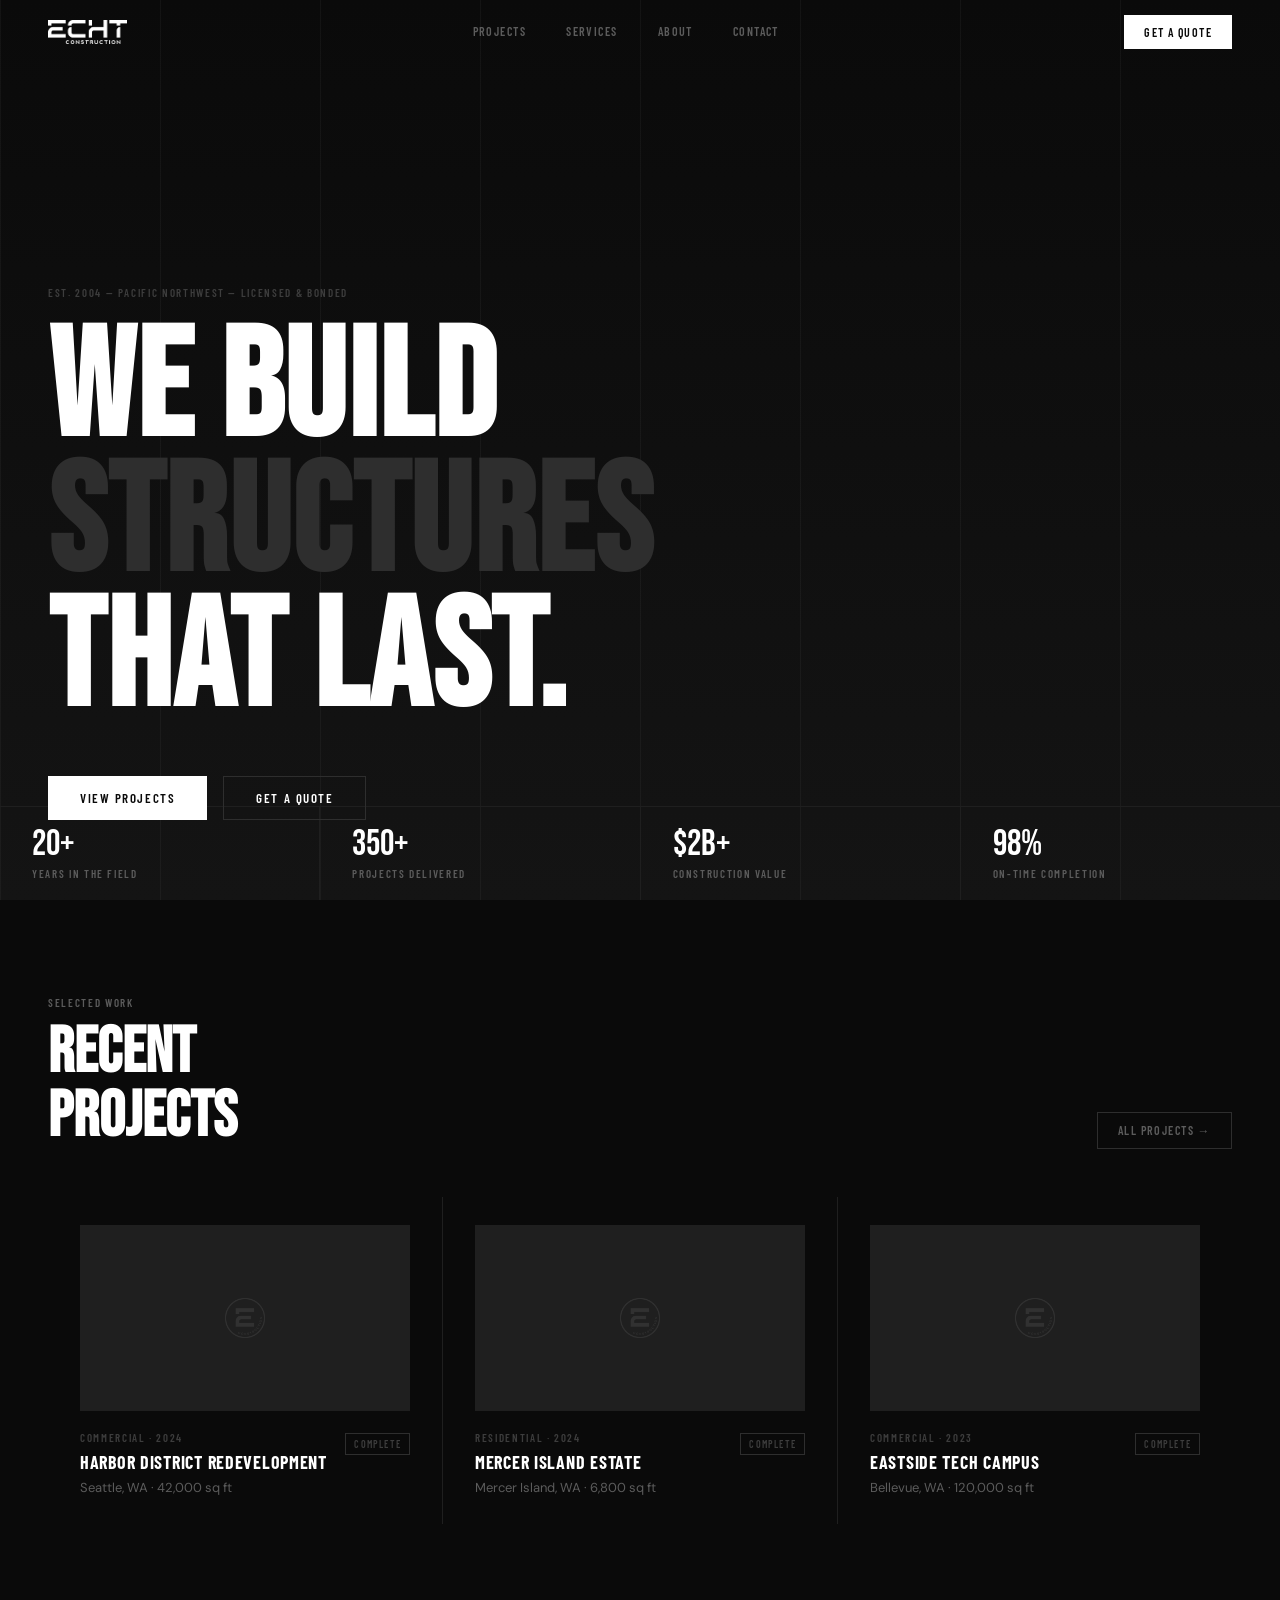
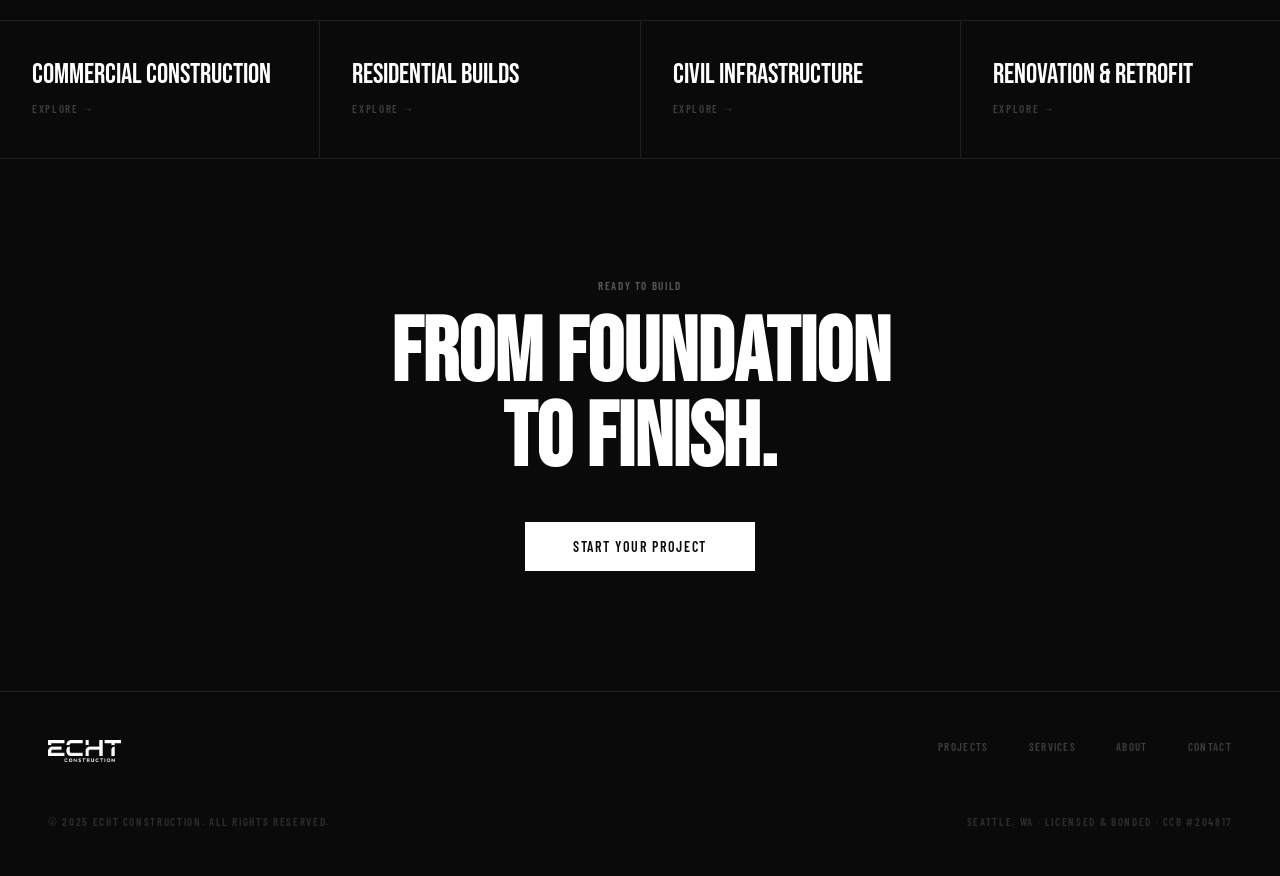
<file: index.html>
<!DOCTYPE html>
<html lang="en">
<head>
  <meta charset="UTF-8">
  <meta name="viewport" content="width=device-width, initial-scale=1.0">
  <title>Echt Construction — We Build Structures That Last</title>
  <meta name="description" content="Echt Construction delivers commercial, residential, and civil infrastructure projects across the Pacific Northwest. Est. 2004.">
  <link rel="preconnect" href="https://fonts.googleapis.com">
  <link rel="preconnect" href="https://fonts.gstatic.com" crossorigin>
  <link rel="stylesheet" href="css/styles.css">
</head>
<body data-page="home">

  <!-- NAV -->
  <nav class="nav" id="nav">
    <a href="index.html" aria-label="Echt Construction home">
      <img src="assets/logo-black-bg.png" alt="Echt Construction" class="nav__logo">
    </a>
    <ul class="nav__links" id="nav-links">
      <li><a href="projects.html" class="nav__link" data-page="projects">Projects</a></li>
      <li><a href="services.html" class="nav__link" data-page="services">Services</a></li>
      <li><a href="about.html"    class="nav__link" data-page="about">About</a></li>
      <li><a href="contact.html"  class="nav__link" data-page="contact">Contact</a></li>
    </ul>
    <a href="contact.html" class="nav__cta">Get a Quote</a>
    <button class="nav__burger" id="nav-burger" aria-label="Toggle menu" aria-expanded="false">
      <span></span><span></span><span></span>
    </button>
  </nav>

  <!-- HERO -->
  <section class="hero">
    <div class="hero__grid" aria-hidden="true"></div>
    <div class="hero__content">
      <span class="label hero__eyebrow">Est. 2004 &mdash; Pacific Northwest &mdash; Licensed &amp; Bonded</span>
      <h1 class="hero__headline">
        We Build<br>
        <span class="hero__headline-dim">Structures</span><br>
        That Last.
      </h1>
      <div class="hero__actions">
        <a href="projects.html" class="btn-primary">View Projects</a>
        <a href="contact.html" class="btn-secondary">Get a Quote</a>
      </div>
    </div>
    <div class="hero__stats" aria-label="Company stats">
      <div class="hero__stat">
        <div class="hero__stat-num">20+</div>
        <span class="label hero__stat-label">Years in the field</span>
      </div>
      <div class="hero__stat">
        <div class="hero__stat-num">350+</div>
        <span class="label hero__stat-label">Projects delivered</span>
      </div>
      <div class="hero__stat">
        <div class="hero__stat-num">$2B+</div>
        <span class="label hero__stat-label">Construction value</span>
      </div>
      <div class="hero__stat">
        <div class="hero__stat-num">98%</div>
        <span class="label hero__stat-label">On-time completion</span>
      </div>
    </div>
  </section>

  <!-- FEATURED PROJECTS -->
  <section class="section">
    <div class="section__header">
      <div>
        <span class="label section__eyebrow">Selected Work</span>
        <h2 class="section__title">Recent<br>Projects</h2>
      </div>
      <a href="projects.html" class="btn-outline">All Projects &rarr;</a>
    </div>

    <div class="projects-grid">

      <div class="project-card">
        <div class="project-card__img" aria-hidden="true">
          <div class="project-card__img-hatch"></div>
          <div class="project-card__img-icon"><img src="assets/icon-black-bg.png" alt=""></div>
        </div>
        <div class="project-card__meta">
          <div>
            <span class="label project-card__type">Commercial &middot; 2024</span>
            <div class="project-card__title">Harbor District Redevelopment</div>
            <div class="project-card__location">Seattle, WA &middot; 42,000 sq ft</div>
          </div>
          <span class="project-card__status">Complete</span>
        </div>
      </div>

      <div class="project-card">
        <div class="project-card__img" aria-hidden="true">
          <div class="project-card__img-hatch"></div>
          <div class="project-card__img-icon"><img src="assets/icon-black-bg.png" alt=""></div>
        </div>
        <div class="project-card__meta">
          <div>
            <span class="label project-card__type">Residential &middot; 2024</span>
            <div class="project-card__title">Mercer Island Estate</div>
            <div class="project-card__location">Mercer Island, WA &middot; 6,800 sq ft</div>
          </div>
          <span class="project-card__status">Complete</span>
        </div>
      </div>

      <div class="project-card">
        <div class="project-card__img" aria-hidden="true">
          <div class="project-card__img-hatch"></div>
          <div class="project-card__img-icon"><img src="assets/icon-black-bg.png" alt=""></div>
        </div>
        <div class="project-card__meta">
          <div>
            <span class="label project-card__type">Commercial &middot; 2023</span>
            <div class="project-card__title">Eastside Tech Campus</div>
            <div class="project-card__location">Bellevue, WA &middot; 120,000 sq ft</div>
          </div>
          <span class="project-card__status">Complete</span>
        </div>
      </div>

    </div>
  </section>

  <!-- SERVICES STRIP -->
  <div class="services-strip">
    <a href="services.html" class="services-strip__item">
      <div class="services-strip__title">Commercial Construction</div>
      <span class="label" style="color:var(--g600)">Explore &rarr;</span>
    </a>
    <a href="services.html" class="services-strip__item">
      <div class="services-strip__title">Residential Builds</div>
      <span class="label" style="color:var(--g600)">Explore &rarr;</span>
    </a>
    <a href="services.html" class="services-strip__item">
      <div class="services-strip__title">Civil Infrastructure</div>
      <span class="label" style="color:var(--g600)">Explore &rarr;</span>
    </a>
    <a href="services.html" class="services-strip__item">
      <div class="services-strip__title">Renovation &amp; Retrofit</div>
      <span class="label" style="color:var(--g600)">Explore &rarr;</span>
    </a>
  </div>

  <!-- CTA BAND -->
  <section class="cta-band">
    <span class="label cta-band__eyebrow">Ready to Build</span>
    <h2 class="cta-band__headline">From Foundation<br>to Finish.</h2>
    <a href="contact.html" class="btn-primary" style="font-size:14px;padding:16px 48px;">Start Your Project</a>
  </section>

  <!-- FOOTER -->
  <footer class="footer">
    <div class="footer__top">
      <a href="index.html"><img src="assets/logo-black-bg.png" alt="Echt Construction" class="footer__logo"></a>
      <nav class="footer__links" aria-label="Footer navigation">
        <a href="projects.html" class="footer__link">Projects</a>
        <a href="services.html" class="footer__link">Services</a>
        <a href="about.html"    class="footer__link">About</a>
        <a href="contact.html"  class="footer__link">Contact</a>
      </nav>
    </div>
    <div class="footer__bottom">
      <span class="label" style="color:var(--g700)">&copy; 2025 Echt Construction. All rights reserved.</span>
      <span class="label" style="color:var(--g700)">Seattle, WA &middot; Licensed &amp; Bonded &middot; CCB #204817</span>
    </div>
  </footer>

  <script src="js/main.js"></script>
</body>
</html>
</file>
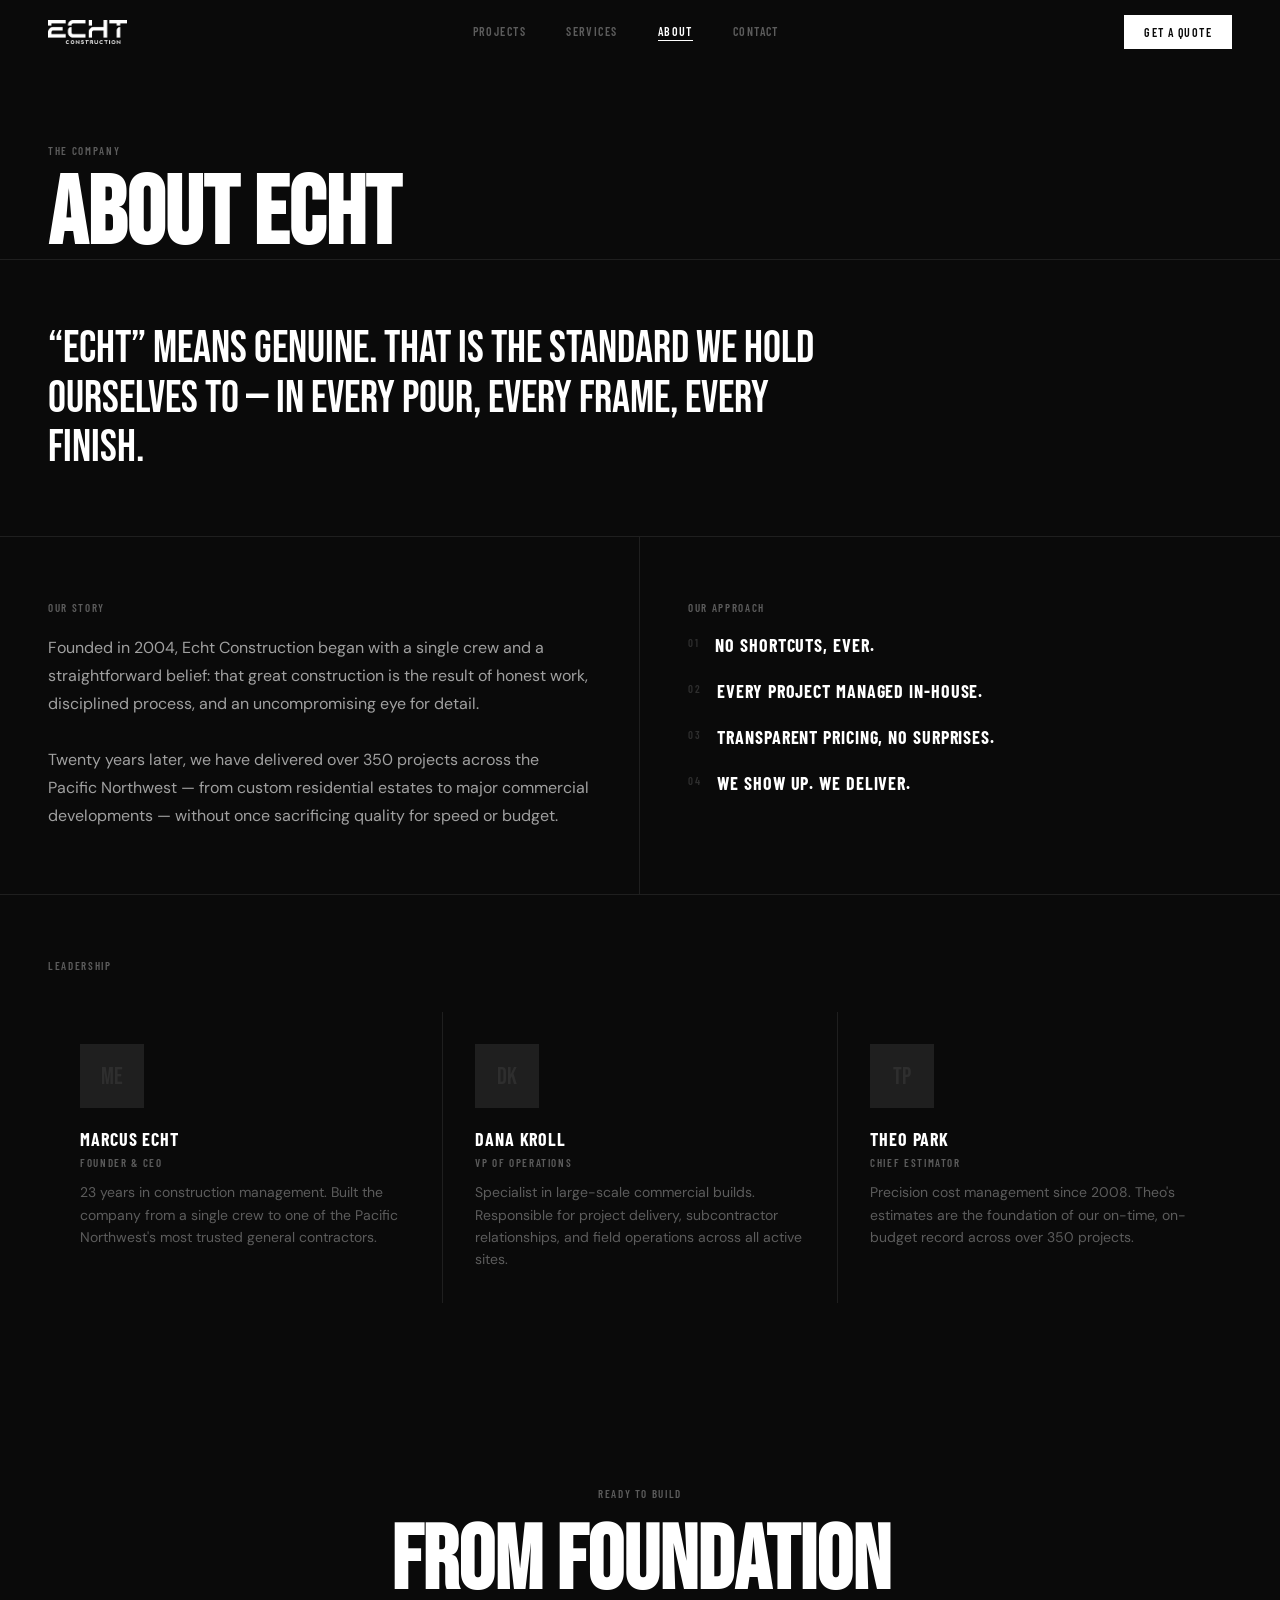
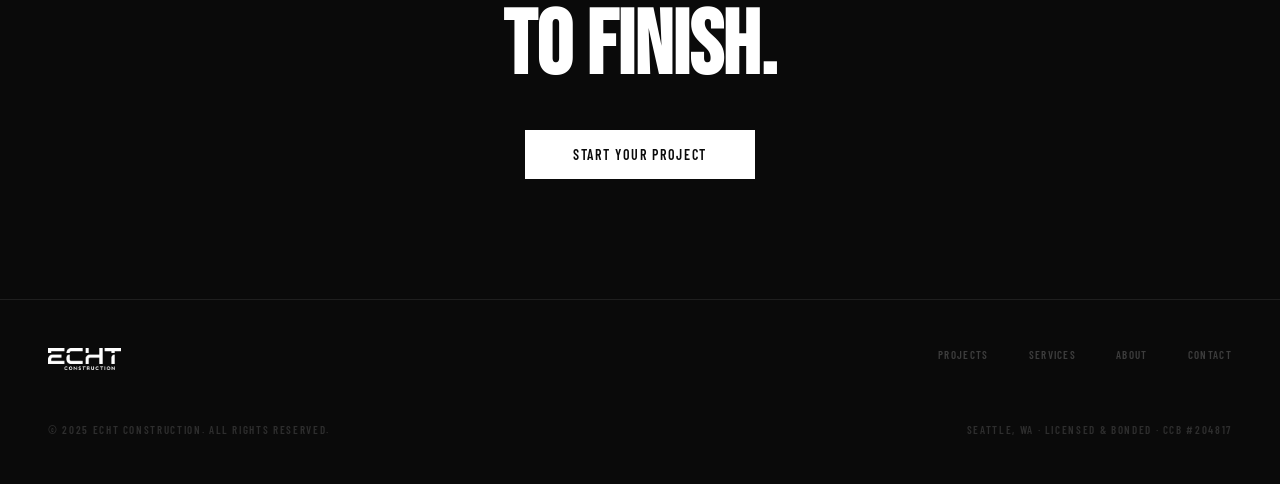
<file: about.html>
<!DOCTYPE html>
<html lang="en">
<head>
  <meta charset="UTF-8">
  <meta name="viewport" content="width=device-width, initial-scale=1.0">
  <title>About — Echt Construction</title>
  <meta name="description" content="Founded in 2004, Echt Construction has delivered over 350 projects across the Pacific Northwest without once sacrificing quality for speed or budget.">
  <link rel="preconnect" href="https://fonts.googleapis.com">
  <link rel="preconnect" href="https://fonts.gstatic.com" crossorigin>
  <link rel="stylesheet" href="css/styles.css">
</head>
<body data-page="about">

  <!-- NAV -->
  <nav class="nav" id="nav">
    <a href="index.html" aria-label="Echt Construction home">
      <img src="assets/logo-black-bg.png" alt="Echt Construction" class="nav__logo">
    </a>
    <ul class="nav__links" id="nav-links">
      <li><a href="projects.html" class="nav__link" data-page="projects">Projects</a></li>
      <li><a href="services.html" class="nav__link" data-page="services">Services</a></li>
      <li><a href="about.html"    class="nav__link" data-page="about">About</a></li>
      <li><a href="contact.html"  class="nav__link" data-page="contact">Contact</a></li>
    </ul>
    <a href="contact.html" class="nav__cta">Get a Quote</a>
    <button class="nav__burger" id="nav-burger" aria-label="Toggle menu" aria-expanded="false">
      <span></span><span></span><span></span>
    </button>
  </nav>

  <!-- PAGE HEADER -->
  <header class="page-header" style="padding-bottom:0">
    <span class="label page-header__eyebrow">The Company</span>
    <h1 class="page-header__title">About Echt</h1>
  </header>

  <!-- MISSION STATEMENT -->
  <div class="mission">
    <p class="mission__text">
      &ldquo;Echt&rdquo; means genuine. That is the standard we hold ourselves to &mdash; in every pour, every frame, every finish.
    </p>
  </div>

  <!-- TWO-COL: STORY + APPROACH -->
  <div class="about-cols">
    <div class="about-col">
      <span class="label about-col__eyebrow">Our Story</span>
      <p class="about-col__body">
        Founded in 2004, Echt Construction began with a single crew and a straightforward belief: that great construction is the result of honest work, disciplined process, and an uncompromising eye for detail.
        <br><br>
        Twenty years later, we have delivered over 350 projects across the Pacific Northwest &mdash; from custom residential estates to major commercial developments &mdash; without once sacrificing quality for speed or budget.
      </p>
    </div>
    <div class="about-col">
      <span class="label about-col__eyebrow">Our Approach</span>
      <div class="approach-list">
        <div class="approach-item">
          <span class="label approach-num">01</span>
          <div class="approach-text">No shortcuts, ever.</div>
        </div>
        <div class="approach-item">
          <span class="label approach-num">02</span>
          <div class="approach-text">Every project managed in-house.</div>
        </div>
        <div class="approach-item">
          <span class="label approach-num">03</span>
          <div class="approach-text">Transparent pricing, no surprises.</div>
        </div>
        <div class="approach-item">
          <span class="label approach-num">04</span>
          <div class="approach-text">We show up. We deliver.</div>
        </div>
      </div>
    </div>
  </div>

  <!-- LEADERSHIP -->
  <div class="leadership">
    <span class="label leadership__eyebrow">Leadership</span>
    <div class="leadership-grid">

      <div class="leader-card">
        <div class="leader-avatar" aria-hidden="true">ME</div>
        <div class="leader-name">Marcus Echt</div>
        <span class="label leader-role">Founder &amp; CEO</span>
        <p class="leader-bio">23 years in construction management. Built the company from a single crew to one of the Pacific Northwest's most trusted general contractors.</p>
      </div>

      <div class="leader-card">
        <div class="leader-avatar" aria-hidden="true">DK</div>
        <div class="leader-name">Dana Kroll</div>
        <span class="label leader-role">VP of Operations</span>
        <p class="leader-bio">Specialist in large-scale commercial builds. Responsible for project delivery, subcontractor relationships, and field operations across all active sites.</p>
      </div>

      <div class="leader-card">
        <div class="leader-avatar" aria-hidden="true">TP</div>
        <div class="leader-name">Theo Park</div>
        <span class="label leader-role">Chief Estimator</span>
        <p class="leader-bio">Precision cost management since 2008. Theo's estimates are the foundation of our on-time, on-budget record across over 350 projects.</p>
      </div>

    </div>
  </div>

  <!-- CTA BAND -->
  <section class="cta-band">
    <span class="label cta-band__eyebrow">Ready to Build</span>
    <h2 class="cta-band__headline">From Foundation<br>to Finish.</h2>
    <a href="contact.html" class="btn-primary" style="font-size:14px;padding:16px 48px;">Start Your Project</a>
  </section>

  <!-- FOOTER -->
  <footer class="footer">
    <div class="footer__top">
      <a href="index.html"><img src="assets/logo-black-bg.png" alt="Echt Construction" class="footer__logo"></a>
      <nav class="footer__links" aria-label="Footer navigation">
        <a href="projects.html" class="footer__link">Projects</a>
        <a href="services.html" class="footer__link">Services</a>
        <a href="about.html"    class="footer__link">About</a>
        <a href="contact.html"  class="footer__link">Contact</a>
      </nav>
    </div>
    <div class="footer__bottom">
      <span class="label" style="color:var(--g700)">&copy; 2025 Echt Construction. All rights reserved.</span>
      <span class="label" style="color:var(--g700)">Seattle, WA &middot; Licensed &amp; Bonded &middot; CCB #204817</span>
    </div>
  </footer>

  <script src="js/main.js"></script>
</body>
</html>
</file>
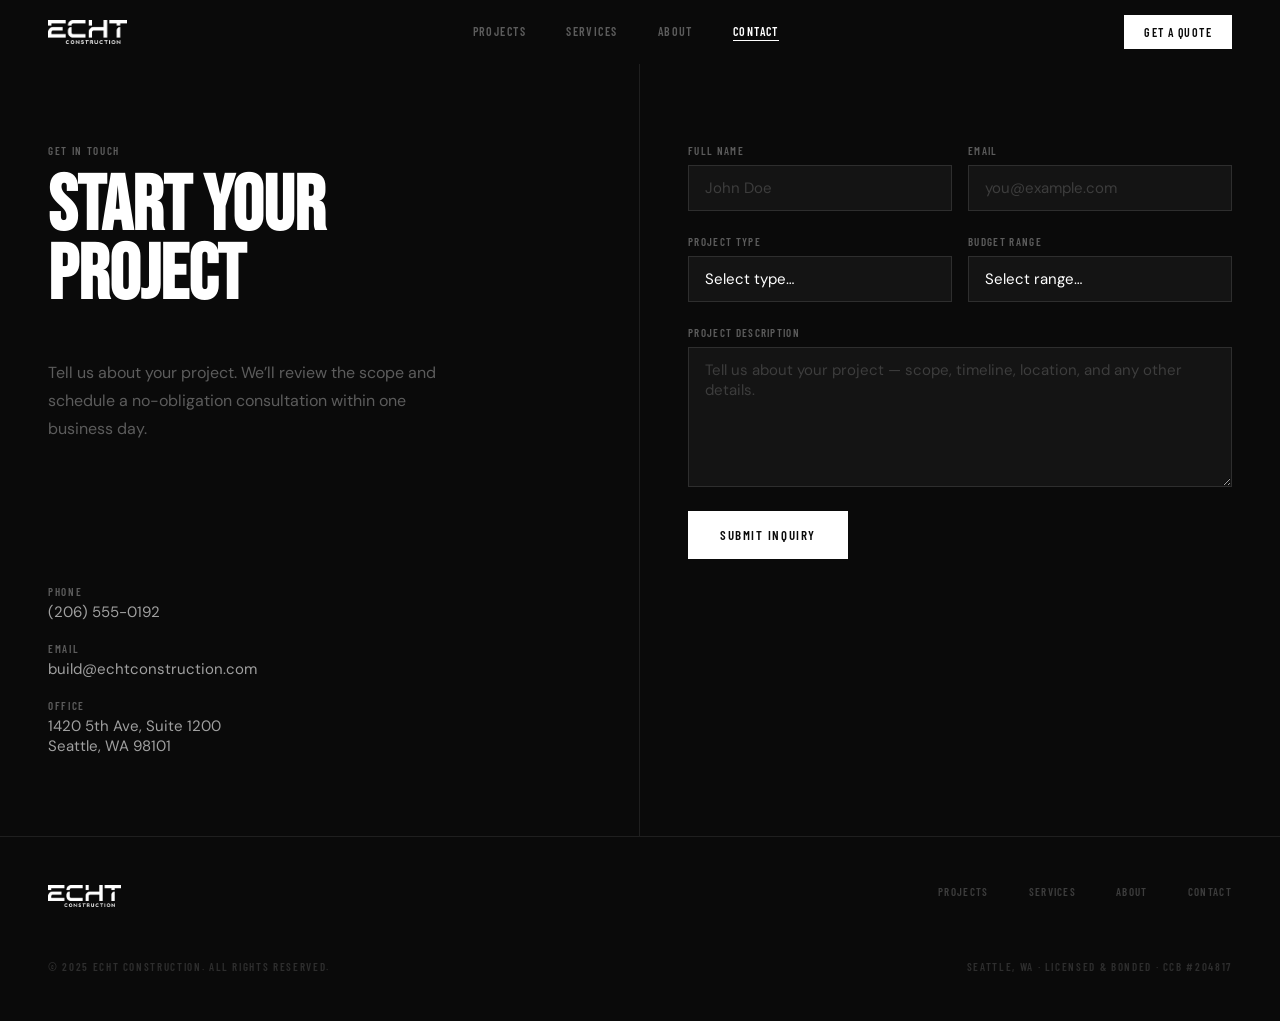
<file: contact.html>
<!DOCTYPE html>
<html lang="en">
<head>
  <meta charset="UTF-8">
  <meta name="viewport" content="width=device-width, initial-scale=1.0">
  <title>Contact — Echt Construction</title>
  <meta name="description" content="Start your project with Echt Construction. Contact us for a no-obligation consultation — we'll respond within one business day.">
  <link rel="preconnect" href="https://fonts.googleapis.com">
  <link rel="preconnect" href="https://fonts.gstatic.com" crossorigin>
  <link rel="stylesheet" href="css/styles.css">
</head>
<body data-page="contact">

  <!-- NAV -->
  <nav class="nav scrolled" id="nav">
    <a href="index.html" aria-label="Echt Construction home">
      <img src="assets/logo-black-bg.png" alt="Echt Construction" class="nav__logo">
    </a>
    <ul class="nav__links" id="nav-links">
      <li><a href="projects.html" class="nav__link" data-page="projects">Projects</a></li>
      <li><a href="services.html" class="nav__link" data-page="services">Services</a></li>
      <li><a href="about.html"    class="nav__link" data-page="about">About</a></li>
      <li><a href="contact.html"  class="nav__link" data-page="contact">Contact</a></li>
    </ul>
    <a href="contact.html" class="nav__cta">Get a Quote</a>
    <button class="nav__burger" id="nav-burger" aria-label="Toggle menu" aria-expanded="false">
      <span></span><span></span><span></span>
    </button>
  </nav>

  <!-- FORM SUCCESS STATE (hidden until submit) -->
  <div class="form-success" id="form-success" role="alert" aria-live="polite">
    <div class="form-success__headline">Message<br>Received.</div>
    <span class="label" style="color:var(--g600)">We&rsquo;ll be in touch within 1 business day.</span>
  </div>

  <!-- CONTACT LAYOUT -->
  <div class="contact-layout" id="contact-form-wrap" style="padding-top:64px;">

    <!-- INFO PANEL -->
    <div class="contact-info">
      <div>
        <span class="label" style="display:block;margin-bottom:16px;">Get in Touch</span>
        <h1 class="contact-info__headline">Start Your<br>Project</h1>
        <p class="contact-info__desc">
          Tell us about your project. We&rsquo;ll review the scope and schedule a no-obligation consultation within one business day.
        </p>
      </div>
      <div class="contact-details">
        <div>
          <span class="label contact-detail__label">Phone</span>
          <div class="contact-detail__value">(206) 555-0192</div>
        </div>
        <div>
          <span class="label contact-detail__label">Email</span>
          <div class="contact-detail__value">build@echtconstruction.com</div>
        </div>
        <div>
          <span class="label contact-detail__label">Office</span>
          <div class="contact-detail__value">1420 5th Ave, Suite 1200
Seattle, WA 98101</div>
        </div>
      </div>
    </div>

    <!-- FORM PANEL -->
    <!--
      To enable real form submissions on Netlify, add:
        data-netlify="true" name="contact"
      to the <form> element below. Netlify will handle delivery automatically.
    -->
    <form class="contact-form-wrap" id="contact-form" action="#" method="post" novalidate>

      <div class="form-row">
        <div class="form-field">
          <label class="form-label" for="name">Full Name</label>
          <input class="form-input" id="name" name="name" type="text" placeholder="John Doe" required>
        </div>
        <div class="form-field">
          <label class="form-label" for="email">Email</label>
          <input class="form-input" id="email" name="email" type="email" placeholder="you@example.com" required>
        </div>
      </div>

      <div class="form-row">
        <div class="form-field">
          <label class="form-label" for="project-type">Project Type</label>
          <select class="form-input" id="project-type" name="project_type">
            <option value="">Select type&hellip;</option>
            <option>Commercial</option>
            <option>Residential</option>
            <option>Civil</option>
            <option>Renovation</option>
          </select>
        </div>
        <div class="form-field">
          <label class="form-label" for="budget">Budget Range</label>
          <select class="form-input" id="budget" name="budget">
            <option value="">Select range&hellip;</option>
            <option>Under $500k</option>
            <option>$500k &ndash; $1M</option>
            <option>$1M &ndash; $5M</option>
            <option>$5M+</option>
          </select>
        </div>
      </div>

      <div class="form-field">
        <label class="form-label" for="message">Project Description</label>
        <textarea class="form-input" id="message" name="message"
          placeholder="Tell us about your project — scope, timeline, location, and any other details."></textarea>
      </div>

      <button type="submit" class="form-submit">Submit Inquiry</button>

    </form>
  </div>

  <!-- FOOTER -->
  <footer class="footer">
    <div class="footer__top">
      <a href="index.html"><img src="assets/logo-black-bg.png" alt="Echt Construction" class="footer__logo"></a>
      <nav class="footer__links" aria-label="Footer navigation">
        <a href="projects.html" class="footer__link">Projects</a>
        <a href="services.html" class="footer__link">Services</a>
        <a href="about.html"    class="footer__link">About</a>
        <a href="contact.html"  class="footer__link">Contact</a>
      </nav>
    </div>
    <div class="footer__bottom">
      <span class="label" style="color:var(--g700)">&copy; 2025 Echt Construction. All rights reserved.</span>
      <span class="label" style="color:var(--g700)">Seattle, WA &middot; Licensed &amp; Bonded &middot; CCB #204817</span>
    </div>
  </footer>

  <script src="js/main.js"></script>
  <script src="js/contact.js"></script>
</body>
</html>
</file>
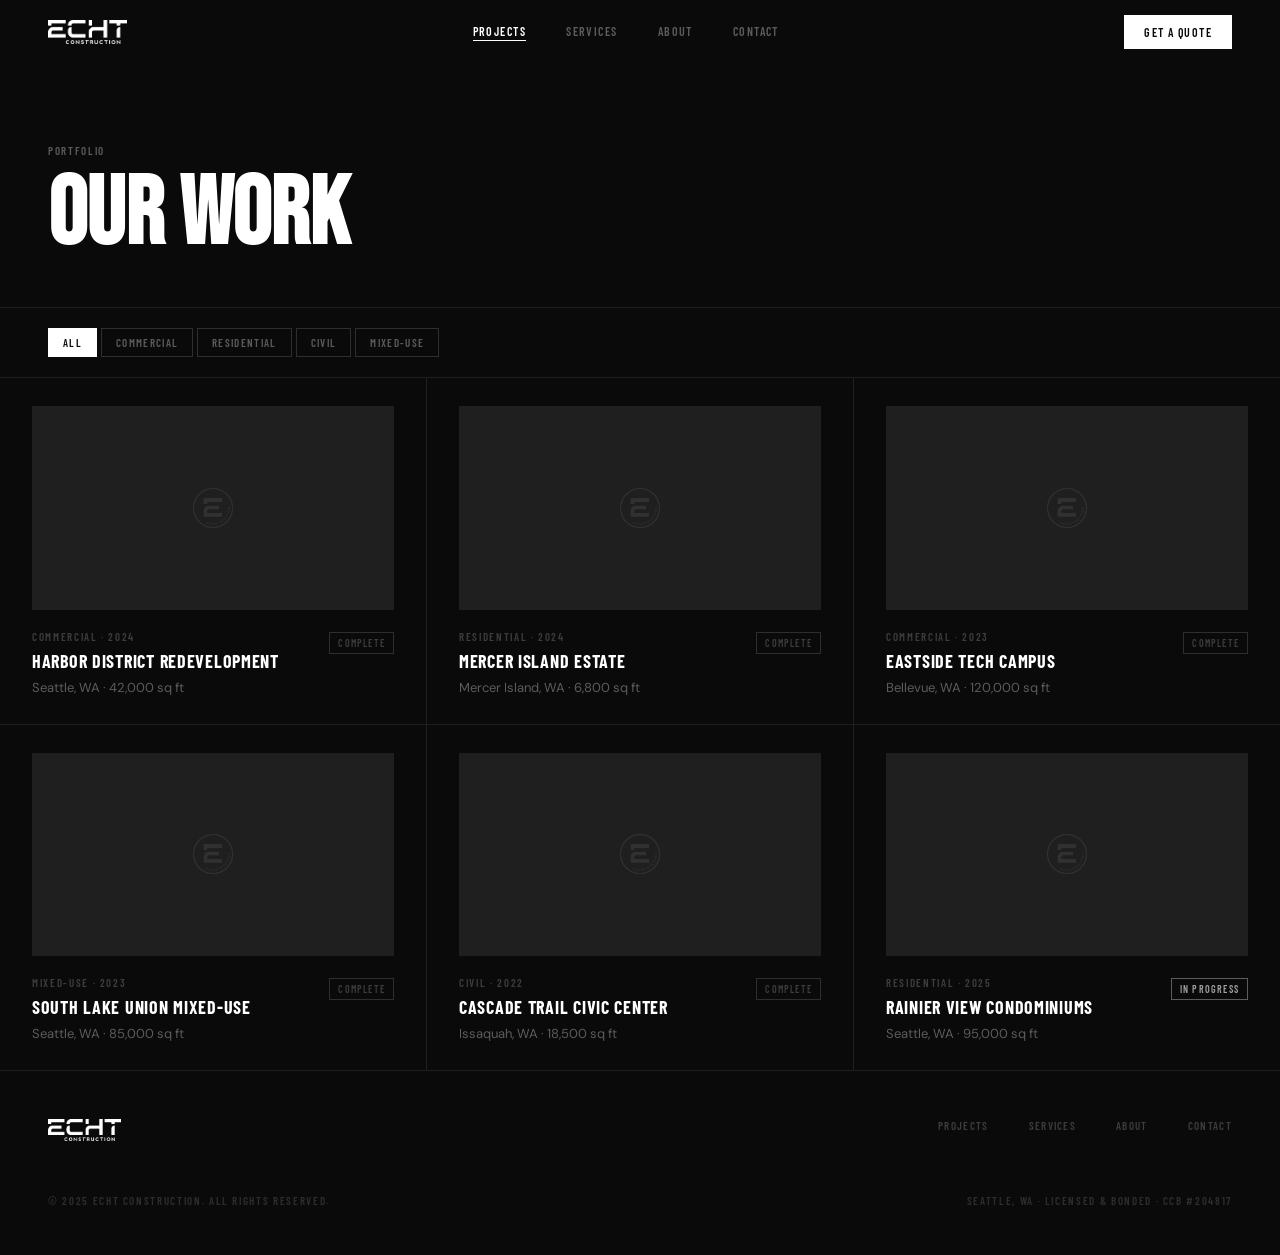
<file: projects.html>
<!DOCTYPE html>
<html lang="en">
<head>
  <meta charset="UTF-8">
  <meta name="viewport" content="width=device-width, initial-scale=1.0">
  <title>Projects — Echt Construction</title>
  <meta name="description" content="Browse Echt Construction's portfolio of commercial, residential, civil, and mixed-use projects across the Pacific Northwest.">
  <link rel="preconnect" href="https://fonts.googleapis.com">
  <link rel="preconnect" href="https://fonts.gstatic.com" crossorigin>
  <link rel="stylesheet" href="css/styles.css">
</head>
<body data-page="projects">

  <!-- NAV -->
  <nav class="nav" id="nav">
    <a href="index.html" aria-label="Echt Construction home">
      <img src="assets/logo-black-bg.png" alt="Echt Construction" class="nav__logo">
    </a>
    <ul class="nav__links" id="nav-links">
      <li><a href="projects.html" class="nav__link" data-page="projects">Projects</a></li>
      <li><a href="services.html" class="nav__link" data-page="services">Services</a></li>
      <li><a href="about.html"    class="nav__link" data-page="about">About</a></li>
      <li><a href="contact.html"  class="nav__link" data-page="contact">Contact</a></li>
    </ul>
    <a href="contact.html" class="nav__cta">Get a Quote</a>
    <button class="nav__burger" id="nav-burger" aria-label="Toggle menu" aria-expanded="false">
      <span></span><span></span><span></span>
    </button>
  </nav>

  <!-- PAGE HEADER -->
  <header class="page-header">
    <span class="label page-header__eyebrow">Portfolio</span>
    <h1 class="page-header__title">Our Work</h1>
  </header>

  <div class="rule"></div>

  <!-- FILTER BAR -->
  <div class="filter-bar" role="group" aria-label="Filter projects">
    <button class="filter-btn active" data-filter="all">All</button>
    <button class="filter-btn" data-filter="Commercial">Commercial</button>
    <button class="filter-btn" data-filter="Residential">Residential</button>
    <button class="filter-btn" data-filter="Civil">Civil</button>
    <button class="filter-btn" data-filter="Mixed-Use">Mixed-Use</button>
  </div>

  <!-- PROJECTS GRID -->
  <div class="projects-grid" id="projects-grid">

    <div class="project-card" data-type="Commercial">
      <div class="project-card__img" aria-hidden="true">
        <div class="project-card__img-hatch"></div>
        <div class="project-card__img-icon"><img src="assets/icon-black-bg.png" alt=""></div>
      </div>
      <div class="project-card__meta">
        <div>
          <span class="label project-card__type">Commercial &middot; 2024</span>
          <div class="project-card__title">Harbor District Redevelopment</div>
          <div class="project-card__location">Seattle, WA &middot; 42,000 sq ft</div>
        </div>
        <span class="project-card__status">Complete</span>
      </div>
    </div>

    <div class="project-card" data-type="Residential">
      <div class="project-card__img" aria-hidden="true">
        <div class="project-card__img-hatch"></div>
        <div class="project-card__img-icon"><img src="assets/icon-black-bg.png" alt=""></div>
      </div>
      <div class="project-card__meta">
        <div>
          <span class="label project-card__type">Residential &middot; 2024</span>
          <div class="project-card__title">Mercer Island Estate</div>
          <div class="project-card__location">Mercer Island, WA &middot; 6,800 sq ft</div>
        </div>
        <span class="project-card__status">Complete</span>
      </div>
    </div>

    <div class="project-card" data-type="Commercial">
      <div class="project-card__img" aria-hidden="true">
        <div class="project-card__img-hatch"></div>
        <div class="project-card__img-icon"><img src="assets/icon-black-bg.png" alt=""></div>
      </div>
      <div class="project-card__meta">
        <div>
          <span class="label project-card__type">Commercial &middot; 2023</span>
          <div class="project-card__title">Eastside Tech Campus</div>
          <div class="project-card__location">Bellevue, WA &middot; 120,000 sq ft</div>
        </div>
        <span class="project-card__status">Complete</span>
      </div>
    </div>

    <div class="project-card" data-type="Mixed-Use">
      <div class="project-card__img" aria-hidden="true">
        <div class="project-card__img-hatch"></div>
        <div class="project-card__img-icon"><img src="assets/icon-black-bg.png" alt=""></div>
      </div>
      <div class="project-card__meta">
        <div>
          <span class="label project-card__type">Mixed-Use &middot; 2023</span>
          <div class="project-card__title">South Lake Union Mixed-Use</div>
          <div class="project-card__location">Seattle, WA &middot; 85,000 sq ft</div>
        </div>
        <span class="project-card__status">Complete</span>
      </div>
    </div>

    <div class="project-card" data-type="Civil">
      <div class="project-card__img" aria-hidden="true">
        <div class="project-card__img-hatch"></div>
        <div class="project-card__img-icon"><img src="assets/icon-black-bg.png" alt=""></div>
      </div>
      <div class="project-card__meta">
        <div>
          <span class="label project-card__type">Civil &middot; 2022</span>
          <div class="project-card__title">Cascade Trail Civic Center</div>
          <div class="project-card__location">Issaquah, WA &middot; 18,500 sq ft</div>
        </div>
        <span class="project-card__status">Complete</span>
      </div>
    </div>

    <div class="project-card" data-type="Residential">
      <div class="project-card__img" aria-hidden="true">
        <div class="project-card__img-hatch"></div>
        <div class="project-card__img-icon"><img src="assets/icon-black-bg.png" alt=""></div>
      </div>
      <div class="project-card__meta">
        <div>
          <span class="label project-card__type">Residential &middot; 2025</span>
          <div class="project-card__title">Rainier View Condominiums</div>
          <div class="project-card__location">Seattle, WA &middot; 95,000 sq ft</div>
        </div>
        <span class="project-card__status project-card__status--active">In Progress</span>
      </div>
    </div>

  </div>

  <!-- FOOTER -->
  <footer class="footer">
    <div class="footer__top">
      <a href="index.html"><img src="assets/logo-black-bg.png" alt="Echt Construction" class="footer__logo"></a>
      <nav class="footer__links" aria-label="Footer navigation">
        <a href="projects.html" class="footer__link">Projects</a>
        <a href="services.html" class="footer__link">Services</a>
        <a href="about.html"    class="footer__link">About</a>
        <a href="contact.html"  class="footer__link">Contact</a>
      </nav>
    </div>
    <div class="footer__bottom">
      <span class="label" style="color:var(--g700)">&copy; 2025 Echt Construction. All rights reserved.</span>
      <span class="label" style="color:var(--g700)">Seattle, WA &middot; Licensed &amp; Bonded &middot; CCB #204817</span>
    </div>
  </footer>

  <script src="js/main.js"></script>
  <script src="js/projects.js"></script>
</body>
</html>
</file>
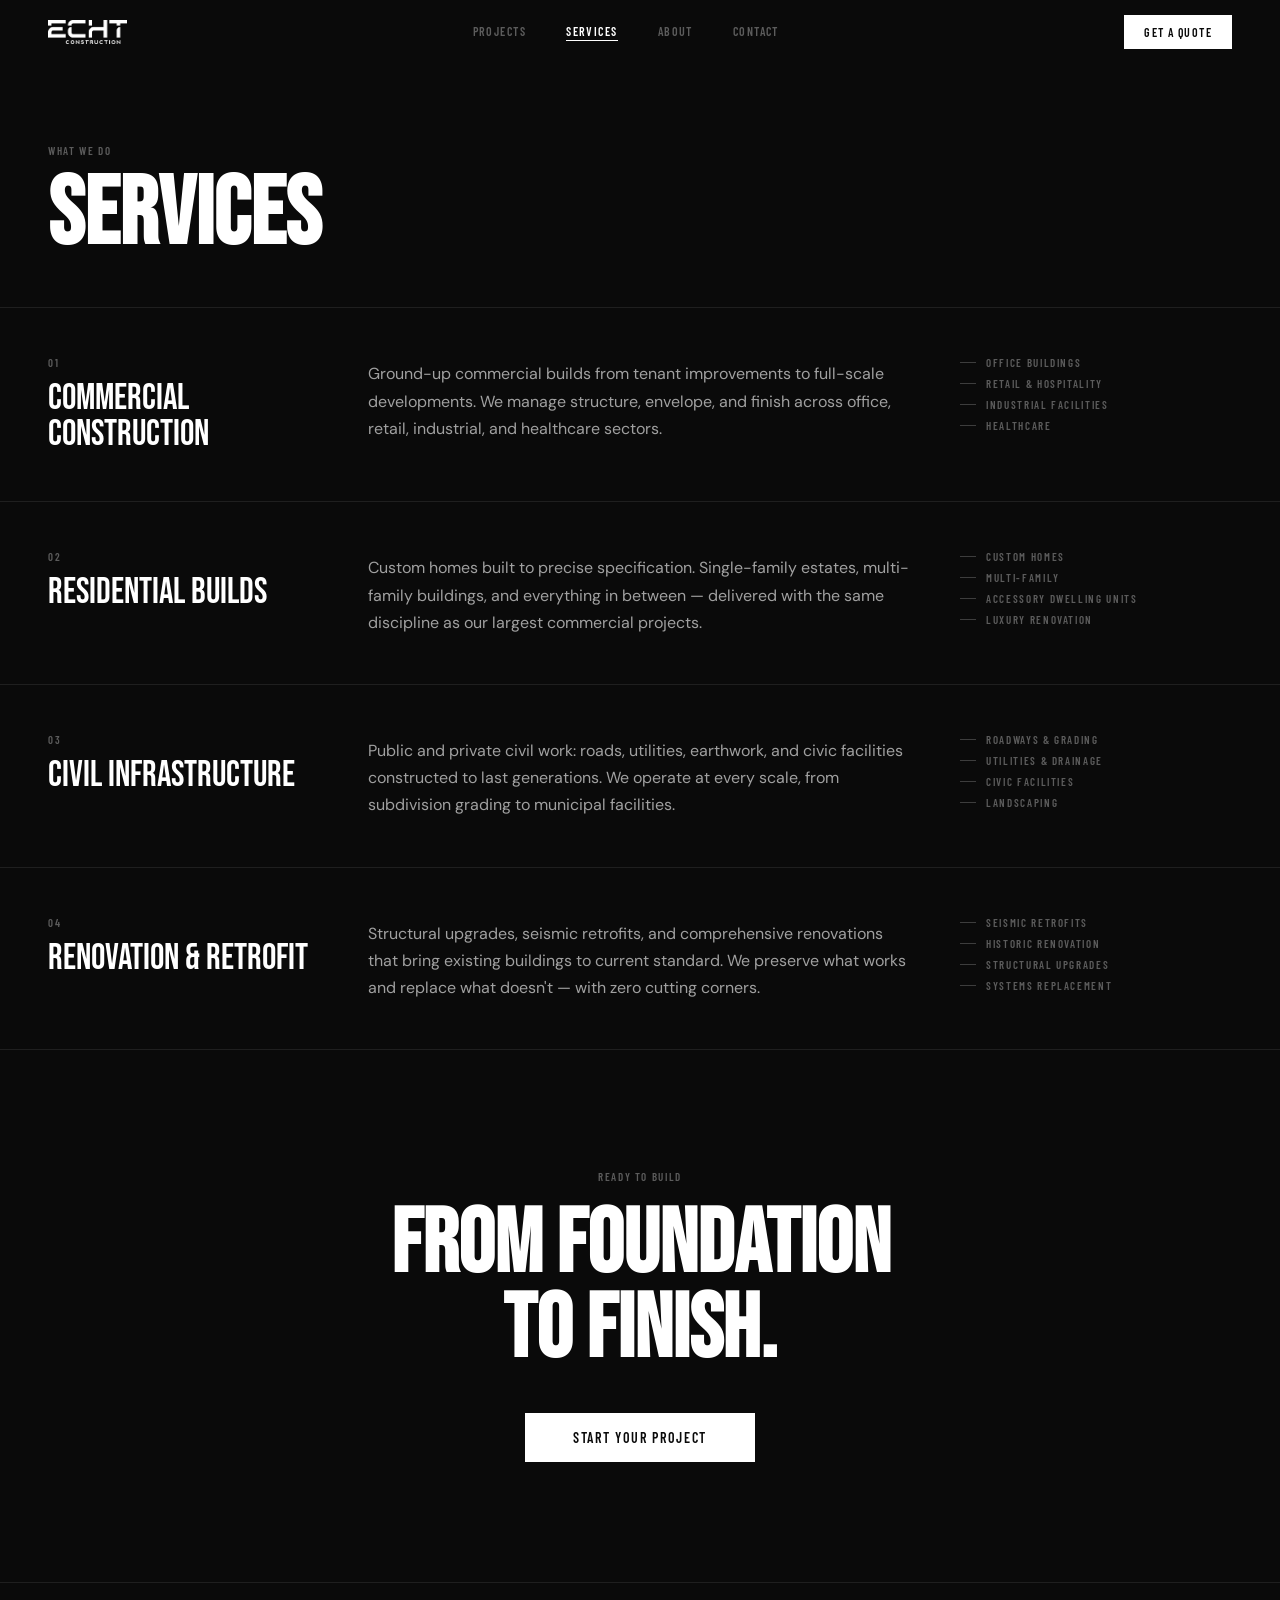
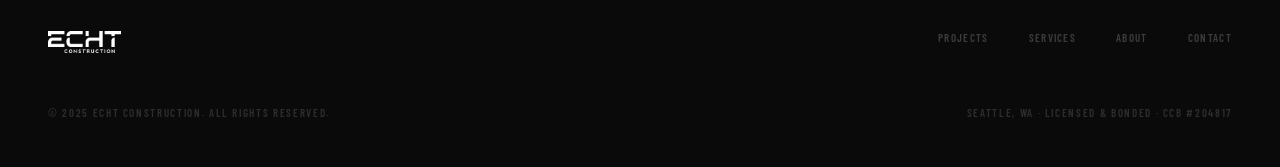
<file: services.html>
<!DOCTYPE html>
<html lang="en">
<head>
  <meta charset="UTF-8">
  <meta name="viewport" content="width=device-width, initial-scale=1.0">
  <title>Services — Echt Construction</title>
  <meta name="description" content="Echt Construction offers commercial construction, residential builds, civil infrastructure, and renovation services across the Pacific Northwest.">
  <link rel="preconnect" href="https://fonts.googleapis.com">
  <link rel="preconnect" href="https://fonts.gstatic.com" crossorigin>
  <link rel="stylesheet" href="css/styles.css">
</head>
<body data-page="services">

  <!-- NAV -->
  <nav class="nav" id="nav">
    <a href="index.html" aria-label="Echt Construction home">
      <img src="assets/logo-black-bg.png" alt="Echt Construction" class="nav__logo">
    </a>
    <ul class="nav__links" id="nav-links">
      <li><a href="projects.html" class="nav__link" data-page="projects">Projects</a></li>
      <li><a href="services.html" class="nav__link" data-page="services">Services</a></li>
      <li><a href="about.html"    class="nav__link" data-page="about">About</a></li>
      <li><a href="contact.html"  class="nav__link" data-page="contact">Contact</a></li>
    </ul>
    <a href="contact.html" class="nav__cta">Get a Quote</a>
    <button class="nav__burger" id="nav-burger" aria-label="Toggle menu" aria-expanded="false">
      <span></span><span></span><span></span>
    </button>
  </nav>

  <!-- PAGE HEADER -->
  <header class="page-header">
    <span class="label page-header__eyebrow">What We Do</span>
    <h1 class="page-header__title">Services</h1>
  </header>

  <div class="rule"></div>

  <!-- SERVICES LIST -->
  <div class="services-list">

    <div class="services-list__item">
      <div class="services-list__item-inner">
        <div>
          <span class="label service-num">01</span>
          <div class="service-title">Commercial Construction</div>
        </div>
        <p class="service-desc">Ground-up commercial builds from tenant improvements to full-scale developments. We manage structure, envelope, and finish across office, retail, industrial, and healthcare sectors.</p>
        <ul class="service-items">
          <li class="service-item"><div class="service-item-dash"></div><span class="label">Office Buildings</span></li>
          <li class="service-item"><div class="service-item-dash"></div><span class="label">Retail &amp; Hospitality</span></li>
          <li class="service-item"><div class="service-item-dash"></div><span class="label">Industrial Facilities</span></li>
          <li class="service-item"><div class="service-item-dash"></div><span class="label">Healthcare</span></li>
        </ul>
      </div>
    </div>

    <div class="services-list__item">
      <div class="services-list__item-inner">
        <div>
          <span class="label service-num">02</span>
          <div class="service-title">Residential Builds</div>
        </div>
        <p class="service-desc">Custom homes built to precise specification. Single-family estates, multi-family buildings, and everything in between — delivered with the same discipline as our largest commercial projects.</p>
        <ul class="service-items">
          <li class="service-item"><div class="service-item-dash"></div><span class="label">Custom Homes</span></li>
          <li class="service-item"><div class="service-item-dash"></div><span class="label">Multi-Family</span></li>
          <li class="service-item"><div class="service-item-dash"></div><span class="label">Accessory Dwelling Units</span></li>
          <li class="service-item"><div class="service-item-dash"></div><span class="label">Luxury Renovation</span></li>
        </ul>
      </div>
    </div>

    <div class="services-list__item">
      <div class="services-list__item-inner">
        <div>
          <span class="label service-num">03</span>
          <div class="service-title">Civil Infrastructure</div>
        </div>
        <p class="service-desc">Public and private civil work: roads, utilities, earthwork, and civic facilities constructed to last generations. We operate at every scale, from subdivision grading to municipal facilities.</p>
        <ul class="service-items">
          <li class="service-item"><div class="service-item-dash"></div><span class="label">Roadways &amp; Grading</span></li>
          <li class="service-item"><div class="service-item-dash"></div><span class="label">Utilities &amp; Drainage</span></li>
          <li class="service-item"><div class="service-item-dash"></div><span class="label">Civic Facilities</span></li>
          <li class="service-item"><div class="service-item-dash"></div><span class="label">Landscaping</span></li>
        </ul>
      </div>
    </div>

    <div class="services-list__item">
      <div class="services-list__item-inner">
        <div>
          <span class="label service-num">04</span>
          <div class="service-title">Renovation &amp; Retrofit</div>
        </div>
        <p class="service-desc">Structural upgrades, seismic retrofits, and comprehensive renovations that bring existing buildings to current standard. We preserve what works and replace what doesn't — with zero cutting corners.</p>
        <ul class="service-items">
          <li class="service-item"><div class="service-item-dash"></div><span class="label">Seismic Retrofits</span></li>
          <li class="service-item"><div class="service-item-dash"></div><span class="label">Historic Renovation</span></li>
          <li class="service-item"><div class="service-item-dash"></div><span class="label">Structural Upgrades</span></li>
          <li class="service-item"><div class="service-item-dash"></div><span class="label">Systems Replacement</span></li>
        </ul>
      </div>
    </div>

  </div>

  <!-- CTA BAND -->
  <section class="cta-band">
    <span class="label cta-band__eyebrow">Ready to Build</span>
    <h2 class="cta-band__headline">From Foundation<br>to Finish.</h2>
    <a href="contact.html" class="btn-primary" style="font-size:14px;padding:16px 48px;">Start Your Project</a>
  </section>

  <!-- FOOTER -->
  <footer class="footer">
    <div class="footer__top">
      <a href="index.html"><img src="assets/logo-black-bg.png" alt="Echt Construction" class="footer__logo"></a>
      <nav class="footer__links" aria-label="Footer navigation">
        <a href="projects.html" class="footer__link">Projects</a>
        <a href="services.html" class="footer__link">Services</a>
        <a href="about.html"    class="footer__link">About</a>
        <a href="contact.html"  class="footer__link">Contact</a>
      </nav>
    </div>
    <div class="footer__bottom">
      <span class="label" style="color:var(--g700)">&copy; 2025 Echt Construction. All rights reserved.</span>
      <span class="label" style="color:var(--g700)">Seattle, WA &middot; Licensed &amp; Bonded &middot; CCB #204817</span>
    </div>
  </footer>

  <script src="js/main.js"></script>
</body>
</html>
</file>
<file: css/styles.css>
@import url('https://fonts.googleapis.com/css2?family=Bebas+Neue&family=Barlow+Condensed:wght@300;400;600;700&family=DM+Sans:opsz,wght@9..40,300;9..40,400;9..40,500;9..40,600&display=swap');

:root {
  --g950: #0A0A0A;
  --g900: #141414;
  --g800: #1F1F1F;
  --g700: #2E2E2E;
  --g600: #3D3D3D;
  --g500: #5C5C5C;
  --g400: #808080;
  --g300: #A0A0A0;
  --g200: #C8C8C8;
  --g100: #E8E8E8;
  --g50:  #F5F5F5;
  --white: #FFFFFF;
  --font-display: 'Bebas Neue', 'Arial Black', sans-serif;
  --font-label:   'Barlow Condensed', 'Arial Narrow', sans-serif;
  --font-body:    'DM Sans', 'Helvetica Neue', Arial, sans-serif;
  --ease:         cubic-bezier(0.16, 1, 0.3, 1);
  --dur-fast:     150ms;
  --dur-base:     250ms;
}

*, *::before, *::after { margin: 0; padding: 0; box-sizing: border-box; }

html { scroll-behavior: smooth; background: var(--g950); }

body {
  background: var(--g950);
  color: var(--white);
  font-family: var(--font-body);
  overflow-x: hidden;
  -webkit-font-smoothing: antialiased;
}

::-webkit-scrollbar { width: 4px; }
::-webkit-scrollbar-track { background: var(--g900); }
::-webkit-scrollbar-thumb { background: var(--g600); }

/* ─── UTILITIES ─── */
.label {
  font-family: var(--font-label);
  font-size: 11px;
  font-weight: 600;
  letter-spacing: 0.15em;
  text-transform: uppercase;
  color: var(--g500);
}

.rule { height: 1px; background: var(--g800); }

/* ─── BUTTONS ─── */
.btn-primary {
  display: inline-block;
  font-family: var(--font-label);
  font-size: 13px;
  font-weight: 600;
  letter-spacing: 0.12em;
  text-transform: uppercase;
  background: var(--white);
  color: var(--g950);
  border: none;
  padding: 14px 32px;
  cursor: pointer;
  transition: opacity var(--dur-fast) var(--ease);
  text-decoration: none;
}
.btn-primary:hover { opacity: 0.8; }

.btn-secondary {
  display: inline-block;
  font-family: var(--font-label);
  font-size: 13px;
  font-weight: 600;
  letter-spacing: 0.12em;
  text-transform: uppercase;
  background: transparent;
  color: var(--white);
  border: 1px solid var(--g700);
  padding: 13px 32px;
  cursor: pointer;
  transition: border-color var(--dur-fast) var(--ease);
  text-decoration: none;
}
.btn-secondary:hover { border-color: var(--white); }

.btn-outline {
  display: inline-block;
  font-family: var(--font-label);
  font-size: 12px;
  font-weight: 600;
  letter-spacing: 0.12em;
  text-transform: uppercase;
  background: none;
  color: var(--g500);
  border: 1px solid var(--g700);
  padding: 10px 20px;
  cursor: pointer;
  transition: color var(--dur-fast) var(--ease), border-color var(--dur-fast) var(--ease);
  text-decoration: none;
}
.btn-outline:hover { color: var(--white); border-color: var(--white); }

/* ─── NAV ─── */
.nav {
  position: fixed;
  top: 0; left: 0; right: 0;
  z-index: 100;
  height: 64px;
  display: flex;
  align-items: center;
  justify-content: space-between;
  padding: 0 48px;
  border-bottom: 1px solid transparent;
  transition: background var(--dur-base) var(--ease),
              border-color var(--dur-base) var(--ease),
              backdrop-filter var(--dur-base) var(--ease);
}
.nav.scrolled {
  background: rgba(10,10,10,0.96);
  backdrop-filter: blur(8px);
  -webkit-backdrop-filter: blur(8px);
  border-bottom-color: var(--g800);
}

.nav__logo { height: 24px; filter: brightness(0) invert(1); display: block; }

.nav__links { display: flex; gap: 40px; list-style: none; }

.nav__link {
  display: block;
  font-family: var(--font-label);
  font-size: 12px;
  font-weight: 600;
  letter-spacing: 0.12em;
  text-transform: uppercase;
  color: var(--g500);
  text-decoration: none;
  padding: 2px 0;
  border-bottom: 1px solid transparent;
  transition: color var(--dur-fast) var(--ease), border-color var(--dur-fast) var(--ease);
}
.nav__link:hover { color: var(--g300); }
.nav__link.active { color: var(--white); border-bottom-color: var(--white); }

.nav__cta {
  display: inline-block;
  font-family: var(--font-label);
  font-size: 12px;
  font-weight: 600;
  letter-spacing: 0.12em;
  text-transform: uppercase;
  background: var(--white);
  color: var(--g950);
  border: none;
  padding: 10px 20px;
  cursor: pointer;
  text-decoration: none;
  transition: opacity var(--dur-fast) var(--ease);
}
.nav__cta:hover { opacity: 0.8; }

/* Mobile nav toggle */
.nav__burger {
  display: none;
  flex-direction: column;
  gap: 5px;
  background: none;
  border: none;
  cursor: pointer;
  padding: 4px;
}
.nav__burger span {
  display: block;
  width: 22px;
  height: 1px;
  background: var(--white);
  transition: transform var(--dur-base) var(--ease), opacity var(--dur-base) var(--ease);
}
.nav__burger.open span:nth-child(1) { transform: translateY(6px) rotate(45deg); }
.nav__burger.open span:nth-child(2) { opacity: 0; }
.nav__burger.open span:nth-child(3) { transform: translateY(-6px) rotate(-45deg); }

/* ─── HERO ─── */
.hero {
  min-height: 100vh;
  display: flex;
  flex-direction: column;
  justify-content: flex-end;
  padding: 0 48px 80px;
  background: linear-gradient(to bottom, var(--g950) 0%, var(--g900) 100%);
  position: relative;
  overflow: hidden;
}
.hero__grid {
  position: absolute;
  inset: 0;
  opacity: 0.04;
  background-image: repeating-linear-gradient(90deg, #fff 0, #fff 1px, transparent 0, transparent 12.5%);
  pointer-events: none;
}
.hero__content { position: relative; z-index: 1; }
.hero__eyebrow { display: block; margin-bottom: 24px; color: var(--g600); }
.hero__headline {
  font-family: var(--font-display);
  font-size: clamp(72px, 12vw, 160px);
  line-height: 0.88;
  letter-spacing: 0.01em;
  text-transform: uppercase;
  color: var(--white);
}
.hero__headline-dim { color: var(--g700); }
.hero__actions { display: flex; gap: 16px; margin-top: 48px; align-items: center; flex-wrap: wrap; }

.hero__stats {
  position: absolute;
  bottom: 0; left: 0; right: 0;
  border-top: 1px solid var(--g800);
  display: flex;
}
.hero__stat {
  flex: 1;
  padding: 20px 32px;
  border-right: 1px solid var(--g800);
}
.hero__stat:last-child { border-right: none; }
.hero__stat-num {
  font-family: var(--font-display);
  font-size: 36px;
  line-height: 1;
  color: var(--white);
}
.hero__stat-label { margin-top: 4px; display: block; }

/* ─── FEATURED PROJECTS SECTION ─── */
.section { padding: 96px 48px; }
.section__header {
  display: flex;
  justify-content: space-between;
  align-items: flex-end;
  margin-bottom: 48px;
}
.section__eyebrow { display: block; margin-bottom: 12px; }
.section__title {
  font-family: var(--font-display);
  font-size: 64px;
  line-height: 1;
  text-transform: uppercase;
  color: var(--white);
}

/* ─── PROJECT CARDS ─── */
.projects-grid {
  display: grid;
  grid-template-columns: repeat(3, 1fr);
  gap: 1px;
  background: var(--g800);
}
.project-card {
  background: var(--g950);
  padding: 28px 32px;
  cursor: pointer;
  transition: background var(--dur-base) var(--ease);
}
.project-card:hover { background: var(--g900); }
.project-card[hidden] { display: none; }

.project-card__img {
  width: 100%;
  aspect-ratio: 16 / 9;
  background: var(--g800);
  margin-bottom: 20px;
  overflow: hidden;
  position: relative;
}
.project-card__img-hatch {
  position: absolute; inset: 0;
  background: repeating-linear-gradient(45deg, var(--g800) 0, var(--g800) 1px, transparent 0, transparent 50%);
  background-size: 20px 20px;
  opacity: 0.5;
}
.project-card__img-icon {
  position: absolute; inset: 0;
  display: flex; align-items: center; justify-content: center;
}
.project-card__img-icon img { height: 40px; opacity: 0.08; filter: brightness(10); }

.project-card__meta { display: flex; justify-content: space-between; align-items: flex-start; }
.project-card__type { display: block; margin-bottom: 8px; color: var(--g600); }
.project-card__title {
  font-family: var(--font-label);
  font-size: 18px;
  font-weight: 700;
  letter-spacing: 0.04em;
  text-transform: uppercase;
  color: var(--white);
  line-height: 1.2;
}
.project-card__location { font-size: 13px; color: var(--g500); margin-top: 6px; }
.project-card__status {
  font-family: var(--font-label);
  font-size: 10px;
  font-weight: 600;
  letter-spacing: 0.12em;
  text-transform: uppercase;
  border: 1px solid var(--g700);
  color: var(--g600);
  padding: 4px 8px;
  white-space: nowrap;
  flex-shrink: 0;
  margin-left: 12px;
  margin-top: 2px;
}
.project-card__status--active { border-color: var(--g500); color: var(--g300); }

/* ─── SERVICES STRIP ─── */
.services-strip {
  border-top: 1px solid var(--g800);
  border-bottom: 1px solid var(--g800);
  display: flex;
}
.services-strip__item {
  flex: 1;
  padding: 40px 32px;
  border-right: 1px solid var(--g800);
  cursor: pointer;
  transition: background var(--dur-base) var(--ease);
  text-decoration: none;
  display: block;
}
.services-strip__item:last-child { border-right: none; }
.services-strip__item:hover { background: var(--g900); }
.services-strip__title {
  font-family: var(--font-display);
  font-size: 28px;
  line-height: 1;
  text-transform: uppercase;
  color: var(--white);
  margin-bottom: 8px;
}

/* ─── CTA BAND ─── */
.cta-band { padding: 120px 48px; text-align: center; }
.cta-band__eyebrow { display: block; margin-bottom: 20px; }
.cta-band__headline {
  font-family: var(--font-display);
  font-size: clamp(48px, 7vw, 96px);
  line-height: 0.95;
  text-transform: uppercase;
  color: var(--white);
  margin-bottom: 40px;
}

/* ─── PAGE HEADER ─── */
.page-header { padding: 144px 48px 48px; }
.page-header__eyebrow { display: block; margin-bottom: 16px; }
.page-header__title {
  font-family: var(--font-display);
  font-size: clamp(64px, 8vw, 96px);
  line-height: 0.9;
  text-transform: uppercase;
  color: var(--white);
}

/* ─── FILTER BAR ─── */
.filter-bar {
  padding: 20px 48px;
  display: flex;
  gap: 4px;
  border-bottom: 1px solid var(--g800);
  flex-wrap: wrap;
}
.filter-btn {
  font-family: var(--font-label);
  font-size: 11px;
  font-weight: 600;
  letter-spacing: 0.12em;
  text-transform: uppercase;
  background: transparent;
  color: var(--g500);
  border: 1px solid var(--g700);
  padding: 7px 14px;
  cursor: pointer;
  transition: all var(--dur-fast) var(--ease);
}
.filter-btn.active { background: var(--white); color: var(--g950); border-color: var(--white); }
.filter-btn:hover:not(.active) { color: var(--white); border-color: var(--white); }

/* ─── SERVICES PAGE ─── */
.services-list__item { border-bottom: 1px solid var(--g800); }
.services-list__item-inner {
  display: grid;
  grid-template-columns: 1fr 2fr 1fr;
  padding: 48px;
  gap: 48px;
  align-items: start;
}
.service-num { display: block; margin-bottom: 12px; }
.service-title {
  font-family: var(--font-display);
  font-size: 36px;
  line-height: 1;
  text-transform: uppercase;
  color: var(--white);
}
.service-desc { font-size: 16px; line-height: 1.7; color: var(--g300); padding-top: 4px; }
.service-items { list-style: none; display: flex; flex-direction: column; gap: 8px; }
.service-item { display: flex; align-items: center; gap: 10px; }
.service-item-dash { width: 16px; height: 1px; background: var(--g600); flex-shrink: 0; }

/* ─── ABOUT PAGE ─── */
.mission {
  padding: 64px 48px;
  border-top: 1px solid var(--g800);
  border-bottom: 1px solid var(--g800);
}
.mission__text {
  font-family: var(--font-display);
  font-size: clamp(28px, 3.5vw, 48px);
  line-height: 1.1;
  text-transform: uppercase;
  color: var(--white);
  max-width: 800px;
}
.about-cols { display: grid; grid-template-columns: 1fr 1fr; border-bottom: 1px solid var(--g800); }
.about-col { padding: 64px 48px; }
.about-col:first-child { border-right: 1px solid var(--g800); }
.about-col__eyebrow { display: block; margin-bottom: 20px; }
.about-col__body { font-size: 16px; line-height: 1.75; color: var(--g300); }
.approach-list { display: flex; flex-direction: column; gap: 24px; }
.approach-item { display: flex; gap: 16px; align-items: flex-start; }
.approach-num { padding-top: 2px; flex-shrink: 0; color: var(--g700); }
.approach-text {
  font-family: var(--font-label);
  font-size: 18px;
  font-weight: 700;
  letter-spacing: 0.05em;
  text-transform: uppercase;
  color: var(--white);
}

.leadership { padding: 64px 48px; }
.leadership__eyebrow { display: block; margin-bottom: 40px; }
.leadership-grid {
  display: grid;
  grid-template-columns: repeat(3, 1fr);
  gap: 1px;
  background: var(--g800);
}
.leader-card { background: var(--g950); padding: 32px; }
.leader-avatar {
  width: 64px;
  height: 64px;
  background: var(--g800);
  margin-bottom: 20px;
  display: flex;
  align-items: center;
  justify-content: center;
  font-family: var(--font-display);
  font-size: 24px;
  color: var(--g700);
}
.leader-name {
  font-family: var(--font-label);
  font-size: 18px;
  font-weight: 700;
  letter-spacing: 0.05em;
  text-transform: uppercase;
  color: var(--white);
  margin-bottom: 6px;
}
.leader-role { display: block; margin-bottom: 12px; }
.leader-bio { font-size: 14px; color: var(--g500); line-height: 1.6; }

/* ─── CONTACT PAGE ─── */
.contact-layout {
  display: grid;
  grid-template-columns: 1fr 1fr;
  min-height: calc(100vh - 64px);
}
.contact-info {
  padding: 80px 48px;
  border-right: 1px solid var(--g800);
  display: flex;
  flex-direction: column;
  justify-content: space-between;
}
.contact-info__headline {
  font-family: var(--font-display);
  font-size: clamp(56px, 6vw, 80px);
  line-height: 0.9;
  text-transform: uppercase;
  color: var(--white);
  margin-bottom: 48px;
}
.contact-info__desc { font-size: 16px; line-height: 1.75; color: var(--g500); max-width: 400px; }
.contact-details { display: flex; flex-direction: column; gap: 20px; }
.contact-detail__label { display: block; margin-bottom: 4px; }
.contact-detail__value { font-size: 15px; color: var(--g300); white-space: pre-line; }

.contact-form-wrap { padding: 80px 48px; display: flex; flex-direction: column; gap: 24px; }
.form-row { display: grid; grid-template-columns: 1fr 1fr; gap: 16px; }
.form-field { display: flex; flex-direction: column; gap: 8px; }
.form-label {
  font-family: var(--font-label);
  font-size: 11px;
  font-weight: 600;
  letter-spacing: 0.12em;
  text-transform: uppercase;
  color: var(--g500);
}
.form-input {
  width: 100%;
  background: var(--g900);
  border: 1px solid var(--g700);
  padding: 12px 16px;
  font-family: var(--font-body);
  font-size: 15px;
  color: var(--white);
  outline: none;
  border-radius: 0;
  transition: border-color var(--dur-fast) var(--ease);
  -webkit-appearance: none;
  appearance: none;
}
.form-input:focus { border-color: var(--white); }
.form-input::placeholder { color: var(--g600); }
textarea.form-input { resize: vertical; min-height: 140px; }
.form-submit {
  font-family: var(--font-label);
  font-size: 13px;
  font-weight: 600;
  letter-spacing: 0.12em;
  text-transform: uppercase;
  background: var(--white);
  color: var(--g950);
  border: none;
  padding: 16px 32px;
  cursor: pointer;
  align-self: flex-start;
  transition: opacity var(--dur-fast) var(--ease);
}
.form-submit:hover { opacity: 0.8; }

.form-success {
  display: none;
  min-height: 60vh;
  align-items: center;
  justify-content: center;
  flex-direction: column;
  gap: 24px;
  text-align: center;
  padding: 80px 48px;
}
.form-success.visible { display: flex; }
.form-success__headline {
  font-family: var(--font-display);
  font-size: clamp(56px, 7vw, 80px);
  line-height: 0.9;
  text-transform: uppercase;
  color: var(--white);
}

/* ─── FOOTER ─── */
.footer { border-top: 1px solid var(--g800); padding: 48px; }
.footer__top {
  display: flex;
  justify-content: space-between;
  align-items: flex-start;
  margin-bottom: 48px;
  flex-wrap: wrap;
  gap: 24px;
}
.footer__logo { height: 22px; filter: brightness(0) invert(1); }
.footer__links { display: flex; gap: 40px; flex-wrap: wrap; }
.footer__link {
  font-family: var(--font-label);
  font-size: 11px;
  font-weight: 600;
  letter-spacing: 0.12em;
  text-transform: uppercase;
  color: var(--g600);
  text-decoration: none;
  transition: color var(--dur-fast);
}
.footer__link:hover { color: var(--white); }
.footer__bottom { display: flex; justify-content: space-between; align-items: center; flex-wrap: wrap; gap: 12px; }

/* ─── RESPONSIVE ─── */
@media (max-width: 900px) {
  .nav { padding: 0 24px; }
  .nav__links { display: none; }
  .nav__links.open {
    display: flex;
    flex-direction: column;
    position: fixed;
    top: 64px; left: 0; right: 0;
    background: rgba(10,10,10,0.98);
    padding: 32px 24px;
    gap: 24px;
    border-bottom: 1px solid var(--g800);
  }
  .nav__burger { display: flex; }
  .nav__cta { display: none; }

  .hero { padding: 0 24px 100px; }
  .hero__stats { flex-wrap: wrap; }
  .hero__stat { min-width: 50%; border-right: none; border-top: 1px solid var(--g800); }
  .hero__stat:nth-child(odd) { border-right: 1px solid var(--g800); }

  .section { padding: 64px 24px; }
  .section__header { flex-direction: column; align-items: flex-start; gap: 24px; }
  .section__title { font-size: 48px; }

  .projects-grid { grid-template-columns: 1fr; }

  .services-strip { flex-direction: column; }
  .services-strip__item { border-right: none; border-bottom: 1px solid var(--g800); }
  .services-strip__item:last-child { border-bottom: none; }

  .cta-band { padding: 80px 24px; }

  .page-header { padding: 120px 24px 40px; }

  .filter-bar { padding: 16px 24px; }

  .services-list__item-inner {
    grid-template-columns: 1fr;
    padding: 40px 24px;
    gap: 24px;
  }

  .about-cols { grid-template-columns: 1fr; }
  .about-col:first-child { border-right: none; border-bottom: 1px solid var(--g800); }
  .about-col { padding: 48px 24px; }

  .mission { padding: 48px 24px; }

  .leadership { padding: 48px 24px; }
  .leadership-grid { grid-template-columns: 1fr; }

  .contact-layout { grid-template-columns: 1fr; }
  .contact-info { border-right: none; border-bottom: 1px solid var(--g800); padding: 80px 24px 48px; }
  .contact-form-wrap { padding: 48px 24px; }
  .form-row { grid-template-columns: 1fr; }

  .footer { padding: 40px 24px; }
  .footer__links { gap: 24px; }
}

@media (max-width: 600px) {
  .hero__actions { flex-direction: column; align-items: flex-start; }
  .hero__stat-num { font-size: 28px; }
}
</file>
